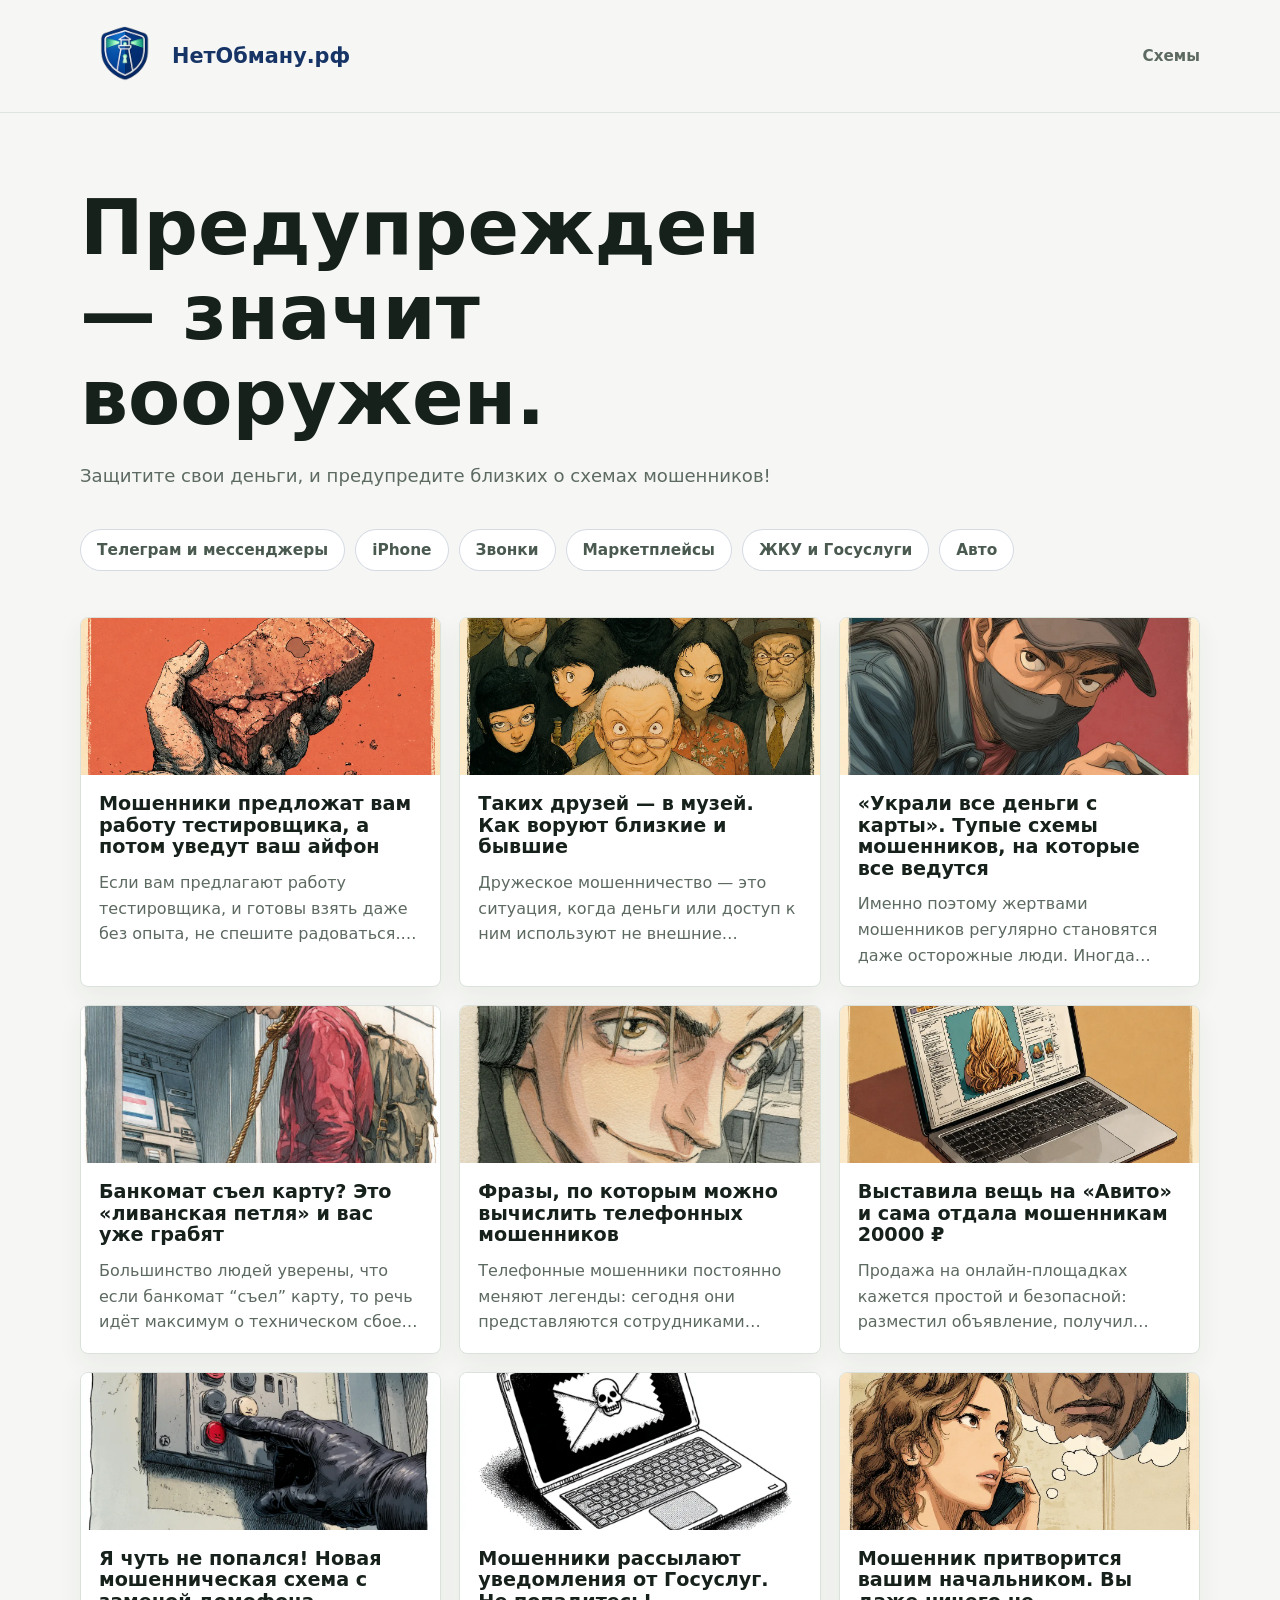
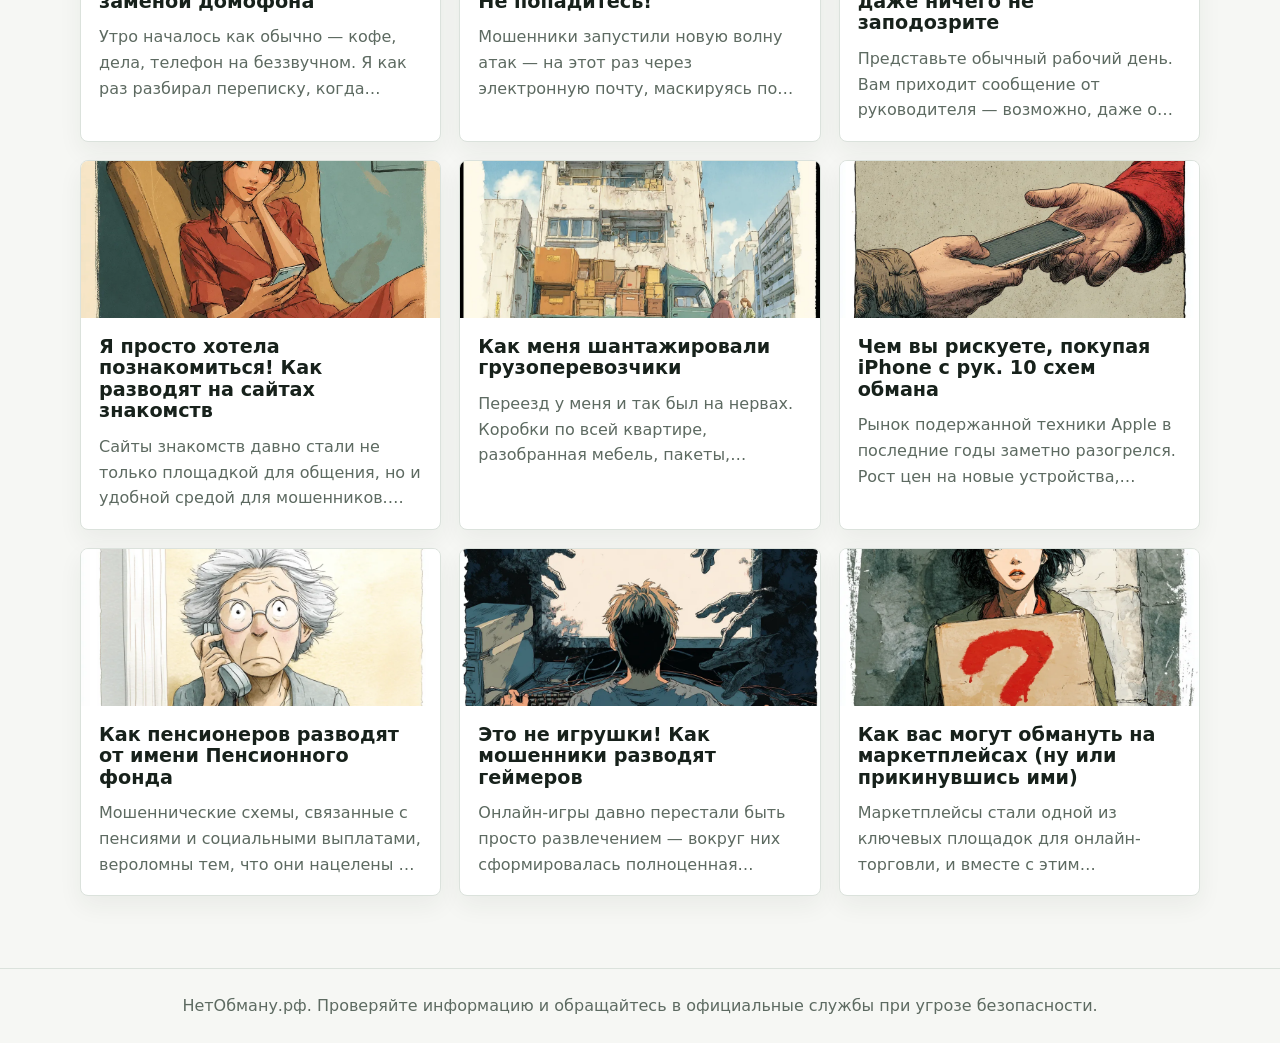
<file: index.html>
<!doctype html>
<html lang="ru">
  <head>
    <meta charset="UTF-8" />
    <meta name="viewport" content="width=device-width, initial-scale=1.0" />
    <meta
      name="description"
      content="НетОбману.рф — информационный проект о распространенных мошеннических схемах, признаках обмана и способах защиты."
    />
    <meta name="robots" content="index,follow,max-image-preview:large" />
    <meta property="og:type" content="website" />
    <meta property="og:site_name" content="НетОбману.рф" />
    <meta property="og:title" content="НетОбману.рф | Как распознать мошенничество" />
    <meta
      property="og:description"
      content="Защитите свои деньги и предупредите близких о схемах мошенников."
    />
    <meta property="og:url" content="https://xn--80abl3aced5ao.xn--p1ai/" />
    <meta property="og:image" content="https://xn--80abl3aced5ao.xn--p1ai/assets/images/site-logo.png" />
    <link rel="canonical" href="https://xn--80abl3aced5ao.xn--p1ai/" />
    <script type="text/javascript">
      (function (c, l, a, r, i, t, y) {
        c[a] =
          c[a] ||
          function () {
            (c[a].q = c[a].q || []).push(arguments);
          };
        t = l.createElement(r);
        t.async = 1;
        t.src = "https://www.clarity.ms/tag/" + i;
        y = l.getElementsByTagName(r)[0];
        y.parentNode.insertBefore(t, y);
      })(window, document, "clarity", "script", "wv1pk5phqd");
    </script>
    <title>НетОбману.рф | Как распознать мошенничество</title>
    <link rel="icon" href="assets/images/site-favicon.png?v=20260522a" type="image/png" />
    <link rel="stylesheet" href="assets/css/styles.css?v=20260522a" />
  </head>
  <body>
    <header class="site-header">
      <nav class="nav" aria-label="Основная навигация">
        <a class="brand" href="./index.html" aria-label="НетОбману.рф, на главную">
          <img class="brand__mark-image" src="assets/images/site-favicon.png" alt="" aria-hidden="true" />
          <span class="brand__text">
            <span class="brand__title">НетОбману.рф</span>
          </span>
        </a>
        <a class="nav__link" href="#schemes">Схемы</a>
      </nav>
    </header>

    <main>
      <section class="hero" aria-labelledby="hero-title">
        <div class="hero__content">
          <h1 id="hero-title">Предупрежден — значит вооружен.</h1>
          <p class="hero__text">Защитите свои деньги, и предупредите близких о схемах мошенников!</p>
        </div>
      </section>

      <section class="filters" aria-label="Фильтр схем">
        <div class="filters__group" id="topic-filters"></div>
      </section>

      <section class="section" id="schemes" aria-label="Список схем">
        <div class="cards-grid" id="cards-grid" aria-live="polite"></div>
      </section>
    </main>

    <footer class="site-footer">
      <p>НетОбману.рф. Проверяйте информацию и обращайтесь в официальные службы при угрозе безопасности.</p>
    </footer>

    <script type="module" src="assets/js/main.js?v=20260522d"></script>
  </body>
</html>
</file>
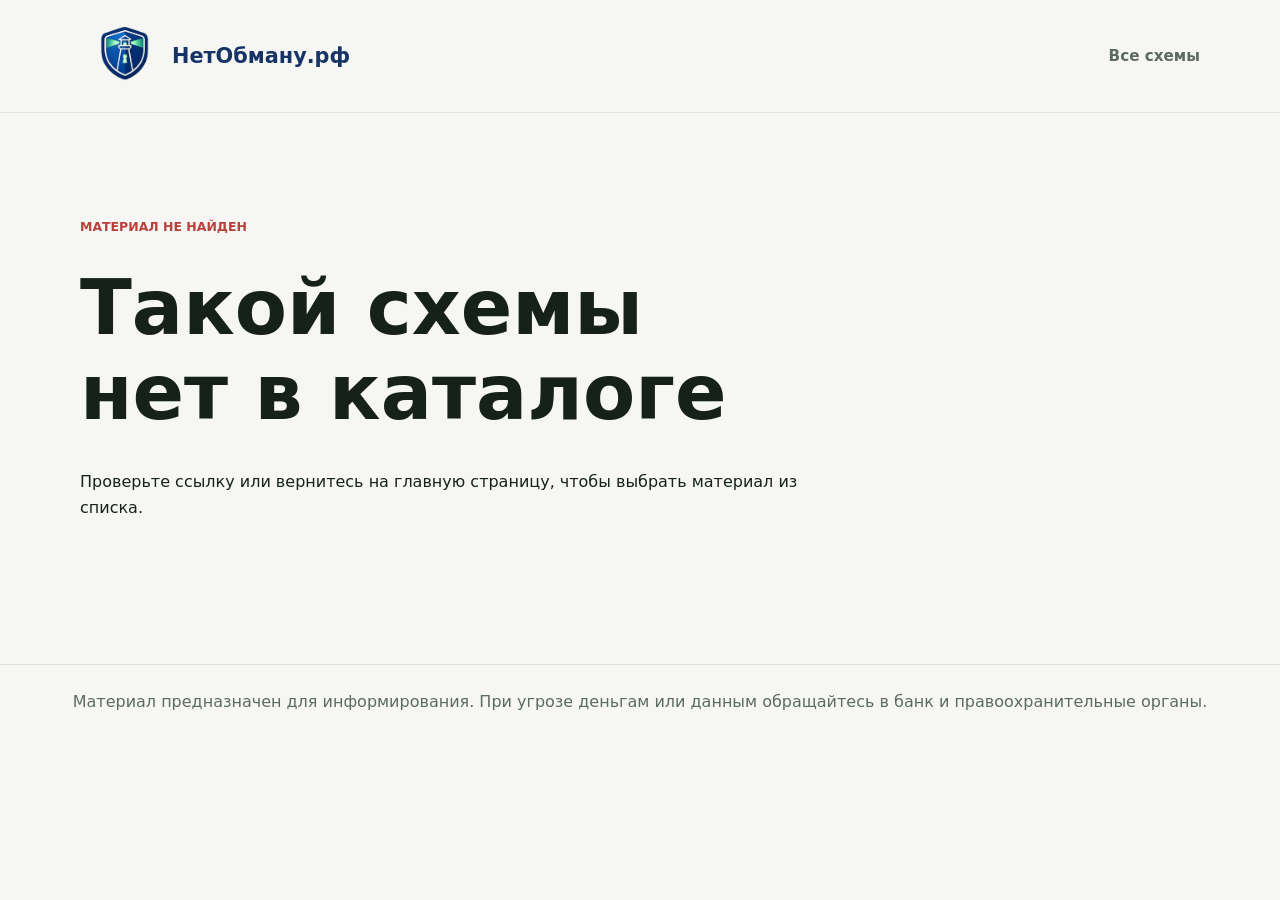
<file: scheme.html>
<!doctype html>
<html lang="ru">
  <head>
    <meta charset="UTF-8" />
    <meta name="viewport" content="width=device-width, initial-scale=1.0" />
    <meta
      id="meta-description"
      name="description"
      content="Подробный разбор мошеннической схемы: признаки обмана и действия для защиты."
    />
    <meta name="robots" content="index,follow,max-image-preview:large" />
    <meta property="og:type" content="article" />
    <meta property="og:site_name" content="НетОбману.рф" />
    <meta id="og-title" property="og:title" content="Схема мошенничества | НетОбману.рф" />
    <meta
      id="og-description"
      property="og:description"
      content="Подробный разбор мошеннической схемы: признаки обмана и действия для защиты."
    />
    <meta id="og-url" property="og:url" content="https://xn--80abl3aced5ao.xn--p1ai/scheme.html" />
    <meta
      id="og-image"
      property="og:image"
      content="https://xn--80abl3aced5ao.xn--p1ai/assets/images/site-logo.png"
    />
    <link id="canonical-link" rel="canonical" href="https://xn--80abl3aced5ao.xn--p1ai/scheme.html" />
    <script type="text/javascript">
      (function (c, l, a, r, i, t, y) {
        c[a] =
          c[a] ||
          function () {
            (c[a].q = c[a].q || []).push(arguments);
          };
        t = l.createElement(r);
        t.async = 1;
        t.src = "https://www.clarity.ms/tag/" + i;
        y = l.getElementsByTagName(r)[0];
        y.parentNode.insertBefore(t, y);
      })(window, document, "clarity", "script", "wv1pk5phqd");
    </script>
    <title>Схема мошенничества | НетОбману.рф</title>
    <link rel="icon" href="assets/images/site-favicon.png?v=20260522a" type="image/png" />
    <link rel="stylesheet" href="assets/css/styles.css?v=20260522a" />
  </head>
  <body>
    <header class="site-header">
      <nav class="nav" aria-label="Основная навигация">
        <a class="brand" href="./index.html" aria-label="НетОбману.рф, на главную">
          <img class="brand__mark-image" src="assets/images/site-favicon.png" alt="" aria-hidden="true" />
          <span class="brand__text">
            <span class="brand__title">НетОбману.рф</span>
          </span>
        </a>
        <a class="nav__link" href="./index.html#schemes">Все схемы</a>
      </nav>
    </header>

    <main class="detail-layout" id="scheme-detail" aria-live="polite"></main>

    <footer class="site-footer">
      <p>Материал предназначен для информирования. При угрозе деньгам или данным обращайтесь в банк и правоохранительные органы.</p>
    </footer>

    <script type="module" src="assets/js/detail.js?v=20260522d"></script>
  </body>
</html>
</file>
<file: assets/css/styles.css>
:root {
  --bg: #f6f7f4;
  --surface: #ffffff;
  --surface-muted: #eef2ed;
  --text: #17211b;
  --muted: #5d6a61;
  --line: #dbe2dc;
  --accent: #2f6f5e;
  --accent-dark: #1d4f43;
  --warning: #b46a2b;
  --shadow: 0 18px 45px rgba(29, 50, 42, 0.1);
  --radius: 8px;
  font-family:
    Inter, ui-sans-serif, system-ui, -apple-system, BlinkMacSystemFont, "Segoe UI", sans-serif;
}

* {
  box-sizing: border-box;
}

html {
  scroll-behavior: smooth;
}

body {
  margin: 0;
  background: var(--bg);
  color: var(--text);
  line-height: 1.6;
}

img {
  display: block;
  max-width: 100%;
}

a {
  color: inherit;
}

.site-header {
  position: sticky;
  top: 0;
  z-index: 10;
  border-bottom: 1px solid rgba(219, 226, 220, 0.9);
  background: rgba(246, 247, 244, 0.92);
  backdrop-filter: blur(14px);
}

.nav {
  display: flex;
  align-items: center;
  justify-content: space-between;
  width: min(1120px, calc(100% - 32px));
  margin: 0 auto;
  padding: 16px 0;
}

.brand {
  display: inline-flex;
  align-items: center;
  gap: 12px;
  text-decoration: none;
}

.brand__mark-image {
  width: 80px;
  height: 80px;
  flex: 0 0 auto;
  border-radius: 10px;
}

.brand__text {
  display: flex;
  align-items: center;
}

.brand__title {
  color: #173466;
  font-size: 1.3rem;
  font-weight: 800;
  line-height: 1;
}

.nav__link {
  color: var(--muted);
  font-size: 0.95rem;
  font-weight: 700;
  text-decoration: none;
}

.nav__link:hover,
.nav__link:focus-visible {
  color: var(--accent-dark);
}

.hero {
  display: grid;
  grid-template-columns: minmax(0, 1.4fr) minmax(280px, 0.6fr);
  gap: 32px;
  width: min(1120px, calc(100% - 32px));
  margin: 0 auto;
  padding: 72px 0 38px;
}

.hero__content {
  align-self: center;
}

.eyebrow {
  margin: 0 0 10px;
  color: var(--warning);
  font-size: 0.78rem;
  font-weight: 800;
  letter-spacing: 0;
  text-transform: uppercase;
}

h1,
h2,
h3 {
  margin: 0;
  line-height: 1.12;
}

h1 {
  max-width: 780px;
  font-size: clamp(2.35rem, 6vw, 4.75rem);
}

h2 {
  font-size: clamp(1.8rem, 4vw, 3rem);
}

h3 {
  font-size: 1.2rem;
}

.hero__text {
  max-width: 720px;
  margin: 22px 0 0;
  color: var(--muted);
  font-size: 1.13rem;
}

.filters {
  width: min(1120px, calc(100% - 32px));
  margin: 0 auto;
  padding: 0 0 18px;
}

.filters__group {
  display: flex;
  flex-wrap: wrap;
  gap: 10px;
}

.filter-chip {
  min-height: 42px;
  padding: 0 16px;
  border: 1px solid rgba(23, 52, 102, 0.18);
  border-radius: 999px;
  background: rgba(255, 255, 255, 0.92);
  color: #4a5a50;
  font: inherit;
  font-size: 0.96rem;
  font-weight: 700;
  cursor: pointer;
  transition:
    background-color 160ms ease,
    border-color 160ms ease,
    color 160ms ease,
    transform 160ms ease;
}

.filter-chip:hover,
.filter-chip:focus-visible {
  border-color: rgba(38, 108, 196, 0.48);
  color: #173466;
  transform: translateY(-1px);
}

.filter-chip--active {
  border-color: #2f6fbe;
  background: rgba(232, 242, 255, 0.96);
  color: #173466;
}

.hero__panel {
  display: grid;
  gap: 12px;
  align-self: end;
  padding: 18px;
  border: 1px solid var(--line);
  border-radius: var(--radius);
  background: var(--surface);
  box-shadow: var(--shadow);
}

.hero__panel div {
  padding: 14px;
  border-radius: 6px;
  background: var(--surface-muted);
}

.hero__panel strong,
.hero__panel span {
  display: block;
}

.hero__panel strong {
  margin-bottom: 3px;
}

.hero__panel span {
  color: var(--muted);
  font-size: 0.94rem;
}

.intro,
.section,
.detail-layout {
  width: min(1120px, calc(100% - 32px));
  margin: 0 auto;
}

.intro {
  padding: 24px 0 32px;
}

.intro p {
  max-width: 900px;
  margin: 0;
  color: var(--muted);
  font-size: 1.03rem;
}

.section {
  padding: 28px 0 72px;
}

.section__header {
  margin-bottom: 24px;
}

.cards-grid {
  display: grid;
  grid-template-columns: repeat(3, minmax(0, 1fr));
  gap: 18px;
}

.card {
  flex-direction: column;
  overflow: hidden;
  border: 1px solid var(--line);
  border-radius: var(--radius);
  background: var(--surface);
  box-shadow: 0 10px 24px rgba(29, 50, 42, 0.06);
}

.card__link {
  display: flex;
  min-height: 100%;
  flex-direction: column;
  text-decoration: none;
  transition:
    transform 160ms ease,
    box-shadow 160ms ease;
}

.card:hover .card__link,
.card:focus-within .card__link {
  transform: translateY(-2px);
}

.card__image {
  aspect-ratio: 16 / 7;
  width: 100%;
  object-fit: cover;
  background: var(--surface-muted);
}

.card__body {
  display: flex;
  flex: 1;
  flex-direction: column;
  gap: 12px;
  padding: 18px;
}

.card__body p {
  margin: 0;
  color: var(--muted);
  display: -webkit-box;
  overflow: hidden;
  -webkit-box-orient: vertical;
  -webkit-line-clamp: 3;
  line-clamp: 3;
}

.button {
  display: inline-flex;
  align-items: center;
  justify-content: center;
  width: fit-content;
  min-height: 42px;
  margin-top: auto;
  padding: 10px 16px;
  border: 0;
  border-radius: 6px;
  background: var(--accent);
  color: #fff;
  font-weight: 800;
  text-decoration: none;
  transition:
    background 160ms ease,
    transform 160ms ease;
}

.button:hover,
.button:focus-visible {
  background: var(--accent-dark);
  transform: translateY(-1px);
}

.button--secondary {
  margin-top: 0;
  border: 1px solid var(--line);
  background: var(--surface);
  color: var(--accent-dark);
}

.button--secondary:hover,
.button--secondary:focus-visible {
  background: var(--surface-muted);
  color: var(--accent-dark);
}

.detail-layout {
  padding: 48px 0 72px;
}

.detail-hero {
  display: grid;
  grid-template-columns: minmax(0, 1fr) minmax(300px, 0.8fr);
  gap: 30px;
  align-items: center;
  margin-bottom: 34px;
}

.detail-hero__text {
  display: grid;
  gap: 18px;
}

.detail-hero__text p {
  margin: 0;
  color: var(--muted);
  font-size: 1.08rem;
}

.detail-hero__image {
  overflow: hidden;
  border: 1px solid var(--line);
  border-radius: var(--radius);
  background: var(--surface);
  box-shadow: var(--shadow);
}

.detail-hero__image img {
  width: 100%;
  aspect-ratio: 4 / 3;
  object-fit: cover;
}

.article-grid {
  display: grid;
  grid-template-columns: minmax(0, 1fr) 340px;
  gap: 24px;
  align-items: start;
}

.article,
.advice-panel {
  border: 1px solid var(--line);
  border-radius: var(--radius);
  background: var(--surface);
}

.article {
  padding: 28px;
}

.article p {
  margin: 0 0 18px;
  color: #26342c;
}

.article__subheading {
  margin: 32px 0 14px;
  color: #173466;
  font-size: 1.32rem;
  font-weight: 800;
  line-height: 1.2;
}

.article__subheading:first-child {
  margin-top: 0;
}

.article p:last-child {
  margin-bottom: 0;
}

.advice-panel {
  display: grid;
  gap: 20px;
  padding: 22px;
}

.advice-panel ul {
  margin: 12px 0 0;
  padding-left: 20px;
  color: var(--muted);
}

.advice-panel li + li {
  margin-top: 9px;
}

.not-found {
  display: grid;
  gap: 18px;
  max-width: 720px;
  padding: 56px 0;
}

.comments {
  display: grid;
  gap: 20px;
  margin-top: 28px;
}

.comments__header p {
  margin: 10px 0 0;
  color: var(--muted);
}

.comments__list {
  display: grid;
  gap: 14px;
}

.comment,
.comment-form {
  border: 1px solid var(--line);
  border-radius: var(--radius);
  background: var(--surface);
}

.comment {
  padding: 18px 20px;
}

.comment__meta {
  display: flex;
  flex-wrap: wrap;
  gap: 8px 14px;
  align-items: baseline;
  margin-bottom: 8px;
}

.comment__meta strong {
  font-size: 1rem;
  color: #173466;
}

.comment__meta span {
  color: var(--muted);
  font-size: 0.92rem;
}

.comment p {
  margin: 0;
  color: #26342c;
}

.comment-form {
  display: grid;
  gap: 14px;
  padding: 20px;
}

.comment-form__label {
  font-weight: 800;
  color: #173466;
}

.comment-form__field {
  width: 100%;
  min-height: 120px;
  padding: 14px 16px;
  border: 1px solid var(--line);
  border-radius: 6px;
  background: #fbfcfa;
  color: var(--text);
  font: inherit;
  resize: vertical;
}

.comment-form__field::placeholder {
  color: #7c8a81;
}

.comment-form .button {
  background: #2f6fbe;
}

.comment-form .button:hover,
.comment-form .button:focus-visible {
  background: #173466;
}

.site-footer {
  border-top: 1px solid var(--line);
  padding: 24px 16px;
  color: var(--muted);
  text-align: center;
}

.site-footer p {
  margin: 0;
}

@media (max-width: 900px) {
  .hero,
  .detail-hero,
  .article-grid {
    grid-template-columns: 1fr;
  }

  .cards-grid {
    grid-template-columns: repeat(2, minmax(0, 1fr));
  }
}

@media (max-width: 620px) {
  .nav {
    width: min(100% - 10px, 1120px);
    padding: 8px 0;
  }

  .brand__mark-image {
    margin-left: -14px;
  }

  .hero,
  .filters,
  .intro,
  .section,
  .detail-layout {
    width: min(100% - 24px, 1120px);
  }

  .hero {
    gap: 22px;
    padding-top: 22px;
    padding-bottom: 18px;
  }

  h1 {
    font-size: clamp(1.9rem, 4.8vw, 3.8rem);
  }

  .filters {
    padding-bottom: 14px;
  }

  .section {
    padding-top: 14px;
  }

  .cards-grid {
    grid-template-columns: 1fr;
  }

  .article,
  .advice-panel,
  .comment-form {
    padding: 20px;
  }

  .comment {
    padding: 16px 18px;
  }

  .detail-layout {
    padding-top: 34px;
  }
}

:root {
  --danger: #b9413b;
  --danger-dark: #8f2d2a;
  --danger-soft: #fff1ef;
}

.eyebrow {
  color: var(--danger);
}

.hero__panel {
  border-color: rgba(185, 65, 59, 0.22);
  border-left: 5px solid var(--danger);
}

.hero__panel div:first-child {
  background: var(--danger-soft);
}

.hero__panel strong {
  color: var(--danger-dark);
}

.advice-panel h2:first-child::before {
  content: "";
  display: inline-block;
  width: 10px;
  height: 10px;
  margin-right: 9px;
  border-radius: 50%;
  background: var(--danger);
  vertical-align: 0.08em;
}

@media (max-width: 620px) {
  .brand {
    gap: 10px;
  }

  .brand__mark-image {
    width: 72px;
    height: 72px;
  }

  .brand__title {
    font-size: 1.15rem;
  }
}
</file>
